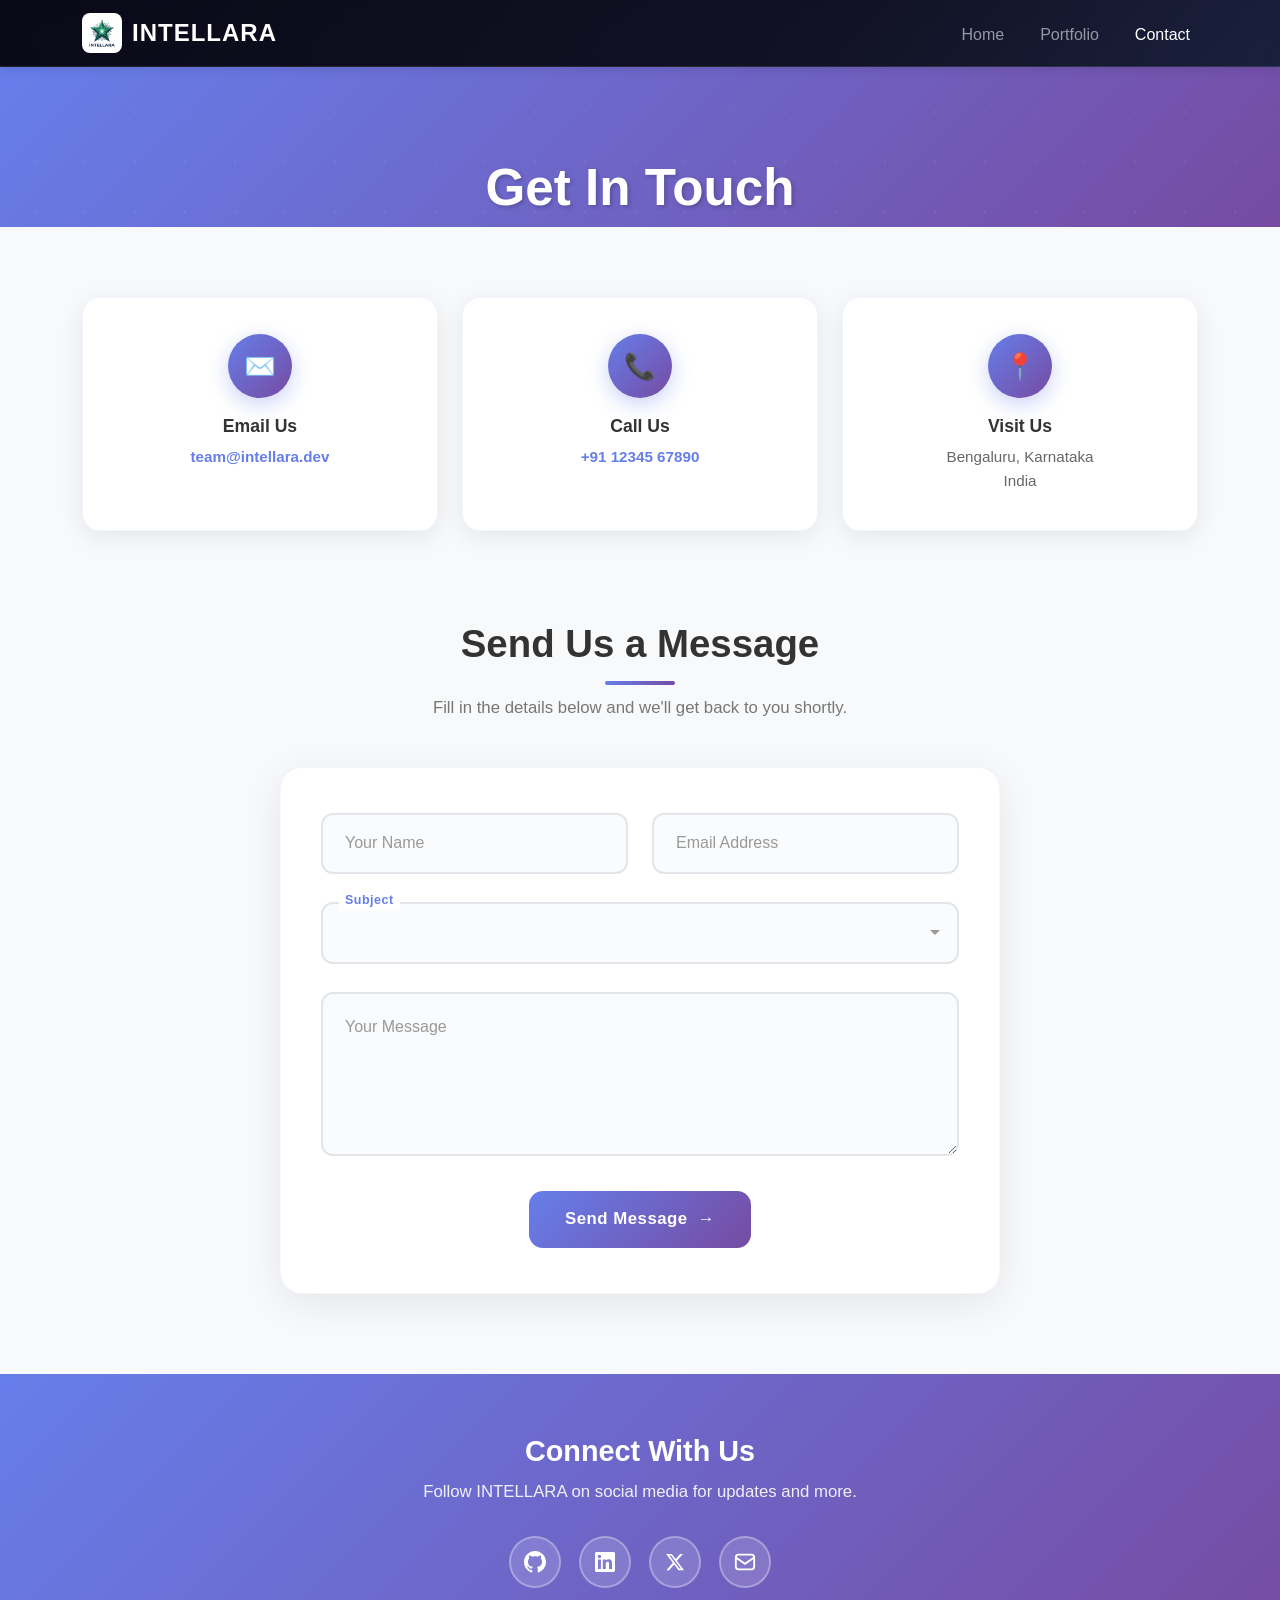
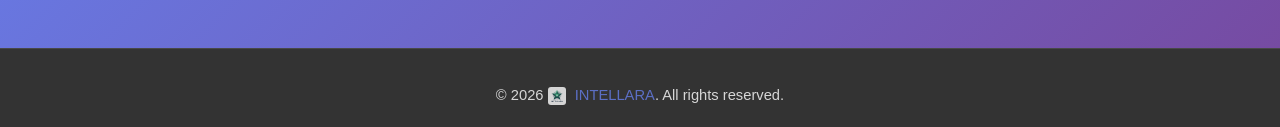
<file: contact.html>
<!DOCTYPE html>
<html lang="en">

<head>
  <meta charset="UTF-8" />
  <meta name="viewport" content="width=device-width, initial-scale=1" />
  <meta name="description" content="Get in touch with INTELLARA — our student web development team. We'd love to hear from you." />
  <title>Contact - INTELLARA Portfolio</title>
  <link rel="stylesheet" href="https://cdn.jsdelivr.net/npm/bootstrap@5.0.2/dist/css/bootstrap.min.css" />
  <link rel="stylesheet" href="styles.css" />
  <style>
    /* ── Hero Banner ── */
    .contact-hero {
      background: linear-gradient(135deg, #667eea 0%, #764ba2 100%);
      color: white;
      padding: 90px 20px 70px;
      text-align: center;
      position: relative;
      overflow: hidden;
    }

    .contact-hero::before {
      content: '';
      position: absolute;
      top: -50%;
      right: -50%;
      width: 200%;
      height: 200%;
      background: radial-gradient(circle, rgba(255,255,255,0.07) 1px, transparent 1px);
      background-size: 50px 50px;
      animation: float 20s linear infinite;
    }

    .contact-hero h1 {
      font-size: 3.2rem;
      font-weight: 800;
      position: relative;
      z-index: 2;
      text-shadow: 2px 2px 4px rgba(0,0,0,0.2);
      animation: slideInDown 0.8s ease-out;
    }

    .contact-hero p {
      font-size: 1.2rem;
      opacity: 0.92;
      position: relative;
      z-index: 2;
      max-width: 560px;
      margin: 12px auto 0;
      animation: slideInUp 0.8s ease-out 0.15s both;
    }

    /* ── Contact Info Cards ── */
    .info-section {
      padding: 70px 0 30px;
      background: #f8f9fa;
    }

    .info-card {
      background: white;
      border-radius: 18px;
      padding: 36px 24px;
      text-align: center;
      box-shadow: 0 6px 24px rgba(0,0,0,0.08);
      transition: all 0.35s cubic-bezier(.25,.8,.25,1);
      border: 1px solid rgba(102,126,234,0.08);
      height: 100%;
    }

    .info-card:hover {
      transform: translateY(-10px);
      box-shadow: 0 16px 48px rgba(102,126,234,0.18);
    }

    .info-icon {
      width: 64px;
      height: 64px;
      border-radius: 50%;
      background: linear-gradient(135deg, #667eea 0%, #764ba2 100%);
      display: flex;
      align-items: center;
      justify-content: center;
      margin: 0 auto 18px;
      font-size: 1.6rem;
      color: white;
      box-shadow: 0 6px 20px rgba(102,126,234,0.35);
      transition: transform 0.3s ease;
    }

    .info-card:hover .info-icon {
      transform: scale(1.12) rotate(8deg);
    }

    .info-card h5 {
      font-weight: 700;
      color: #333;
      margin-bottom: 8px;
      font-size: 1.1rem;
    }

    .info-card p {
      color: #666;
      margin: 0;
      font-size: 0.95rem;
      line-height: 1.6;
    }

    .info-card a {
      color: #667eea;
      text-decoration: none;
      font-weight: 600;
      transition: color 0.3s;
    }

    .info-card a:hover {
      color: #764ba2;
    }

    /* ── Form Section ── */
    .form-section {
      padding: 60px 0 80px;
      background: #f8f9fa;
    }

    .form-section .section-heading {
      font-size: 2.4rem;
      font-weight: 800;
      text-align: center;
      color: #333;
      margin-bottom: 10px;
      position: relative;
    }

    .form-section .section-heading::after {
      content: '';
      display: block;
      width: 70px;
      height: 4px;
      background: linear-gradient(90deg, #667eea, #764ba2);
      margin: 14px auto 0;
      border-radius: 2px;
    }

    .form-section .section-sub {
      text-align: center;
      color: #777;
      margin-bottom: 45px;
      font-size: 1.05rem;
    }

    .contact-form-wrapper {
      max-width: 720px;
      margin: 0 auto;
      background: white;
      border-radius: 22px;
      padding: 45px 40px;
      box-shadow: 0 10px 40px rgba(0,0,0,0.08);
      border: 1px solid rgba(102,126,234,0.06);
      animation: fadeInUp 0.9s ease-out;
    }

    /* Floating Labels */
    .form-floating-custom {
      position: relative;
      margin-bottom: 28px;
    }

    .form-floating-custom input,
    .form-floating-custom textarea,
    .form-floating-custom select {
      width: 100%;
      padding: 16px 18px;
      font-size: 1rem;
      border: 2px solid #e2e6ea;
      border-radius: 12px;
      background: #fafbfc;
      color: #333;
      transition: all 0.3s ease;
      outline: none;
      font-family: inherit;
    }

    .form-floating-custom textarea {
      resize: vertical;
      min-height: 130px;
    }

    .form-floating-custom label {
      position: absolute;
      top: 50%;
      left: 18px;
      transform: translateY(-50%);
      font-size: 1rem;
      color: #999;
      pointer-events: none;
      transition: all 0.25s ease;
      background: transparent;
      padding: 0 6px;
    }

    .form-floating-custom textarea ~ label {
      top: 22px;
      transform: translateY(0);
    }

    .form-floating-custom input:focus,
    .form-floating-custom textarea:focus,
    .form-floating-custom select:focus {
      border-color: #667eea;
      box-shadow: 0 0 0 4px rgba(102,126,234,0.12);
      background: #fff;
    }

    .form-floating-custom input:focus ~ label,
    .form-floating-custom input:not(:placeholder-shown) ~ label,
    .form-floating-custom textarea:focus ~ label,
    .form-floating-custom textarea:not(:placeholder-shown) ~ label,
    .form-floating-custom select:focus ~ label,
    .form-floating-custom select:not([value=""]) ~ label {
      top: -1px;
      font-size: 0.78rem;
      color: #667eea;
      background: white;
      font-weight: 600;
      letter-spacing: 0.5px;
    }

    /* Error state */
    .form-floating-custom.error input,
    .form-floating-custom.error textarea {
      border-color: #e74c3c;
      box-shadow: 0 0 0 4px rgba(231,76,60,0.1);
    }

    .form-floating-custom .error-msg {
      color: #e74c3c;
      font-size: 0.82rem;
      margin-top: 6px;
      display: none;
      padding-left: 4px;
    }

    .form-floating-custom.error .error-msg {
      display: block;
      animation: fadeInUp 0.3s ease;
    }

    /* Subject dropdown */
    .form-floating-custom select {
      appearance: none;
      background-image: url("data:image/svg+xml,%3Csvg xmlns='http://www.w3.org/2000/svg' width='12' height='12' viewBox='0 0 12 12'%3E%3Cpath fill='%23999' d='M6 8L1 3h10z'/%3E%3C/svg%3E");
      background-repeat: no-repeat;
      background-position: right 16px center;
      cursor: pointer;
    }

    /* Submit Button */
    .btn-send {
      display: inline-flex;
      align-items: center;
      gap: 10px;
      background: linear-gradient(135deg, #667eea 0%, #764ba2 100%);
      color: white;
      border: none;
      border-radius: 14px;
      padding: 15px 36px;
      font-size: 1.05rem;
      font-weight: 700;
      cursor: pointer;
      transition: all 0.35s ease;
      position: relative;
      overflow: hidden;
      letter-spacing: 0.5px;
    }

    .btn-send::before {
      content: '';
      position: absolute;
      top: 50%;
      left: 50%;
      width: 0;
      height: 0;
      border-radius: 50%;
      background: rgba(255,255,255,0.25);
      transform: translate(-50%,-50%);
      transition: width 0.6s, height 0.6s;
    }

    .btn-send:hover::before {
      width: 400px;
      height: 400px;
    }

    .btn-send:hover {
      transform: translateY(-3px);
      box-shadow: 0 12px 35px rgba(102,126,234,0.5);
    }

    .btn-send:active {
      transform: translateY(-1px);
    }

    .btn-send .btn-text {
      position: relative;
      z-index: 2;
    }

    .btn-send .btn-icon {
      position: relative;
      z-index: 2;
      transition: transform 0.3s ease;
    }

    .btn-send:hover .btn-icon {
      transform: translateX(4px);
    }

    /* Success Toast */
    .success-toast {
      position: fixed;
      top: 30px;
      right: 30px;
      background: linear-gradient(135deg, #00b09b, #96c93d);
      color: white;
      padding: 18px 28px;
      border-radius: 14px;
      box-shadow: 0 10px 40px rgba(0,176,155,0.3);
      font-weight: 600;
      font-size: 1rem;
      z-index: 9999;
      transform: translateX(120%);
      transition: transform 0.5s cubic-bezier(.68,-.55,.27,1.55);
      display: flex;
      align-items: center;
      gap: 10px;
    }

    .success-toast.show {
      transform: translateX(0);
    }

    /* ── Social Section ── */
    .social-section {
      background: linear-gradient(135deg, #667eea 0%, #764ba2 100%);
      padding: 60px 0;
      text-align: center;
      color: white;
    }

    .social-section h3 {
      font-size: 1.8rem;
      font-weight: 700;
      margin-bottom: 10px;
    }

    .social-section p {
      opacity: 0.9;
      margin-bottom: 30px;
      font-size: 1.05rem;
    }

    .social-icons {
      display: flex;
      gap: 18px;
      justify-content: center;
      flex-wrap: wrap;
    }

    .social-icon-link {
      width: 52px;
      height: 52px;
      border-radius: 50%;
      background: rgba(255,255,255,0.15);
      border: 2px solid rgba(255,255,255,0.3);
      display: flex;
      align-items: center;
      justify-content: center;
      color: white;
      font-size: 1.3rem;
      text-decoration: none;
      transition: all 0.3s ease;
      backdrop-filter: blur(4px);
    }

    .social-icon-link:hover {
      background: white;
      color: #667eea;
      transform: translateY(-5px) scale(1.1);
      box-shadow: 0 8px 25px rgba(0,0,0,0.15);
    }

    /* ── Footer ── */
    .contact-footer {
      background: #333;
      color: white;
      padding: 35px 20px 20px;
      text-align: center;
    }

    .contact-footer p {
      margin: 0;
      opacity: 0.8;
      font-size: 0.92rem;
    }

    .contact-footer a {
      color: #667eea;
      text-decoration: none;
      transition: color 0.3s;
    }

    .contact-footer a:hover {
      color: #764ba2;
    }

    /* ── Responsive ── */
    @media (max-width: 768px) {
      .contact-hero h1 {
        font-size: 2.2rem;
      }

      .contact-form-wrapper {
        padding: 30px 22px;
        margin: 0 10px;
      }

      .form-section .section-heading {
        font-size: 1.8rem;
      }

      .success-toast {
        right: 15px;
        left: 15px;
        top: 15px;
      }
    }

    @media (max-width: 576px) {
      .contact-hero {
        padding: 60px 15px 50px;
      }

      .contact-hero h1 {
        font-size: 1.8rem;
      }

      .contact-hero p {
        font-size: 1rem;
      }
    }
  </style>
</head>

<body>
  <!-- Navigation -->
  <nav class="navbar navbar-expand-lg navbar-dark bg-dark sticky-top">
    <div class="container">
      <a class="navbar-brand" href="index.html">
        <img src="logo.png" alt="INTELLARA Logo" class="navbar-logo">
        <strong>INTELLARA</strong>
      </a>
      <button class="navbar-toggler" type="button" data-bs-toggle="collapse" data-bs-target="#navbarNav">
        <span class="navbar-toggler-icon"></span>
      </button>
      <div class="collapse navbar-collapse" id="navbarNav">
        <ul class="navbar-nav ms-auto">
          <li class="nav-item"><a class="nav-link" href="index.html">Home</a></li>
          <li class="nav-item"><a class="nav-link" href="portfolio.html">Portfolio</a></li>
          <li class="nav-item"><a class="nav-link active" href="contact.html">Contact</a></li>
        </ul>
      </div>
    </div>
  </nav>

  <!-- Hero Banner -->
  <section class="contact-hero">
    <div class="container">
      <h1>Get In Touch</h1>
      <p>Have a project in mind or want to collaborate? We'd love to hear from you!</p>
    </div>
  </section>

  <!-- Contact Info Cards -->
  <section class="info-section">
    <div class="container">
      <div class="row g-4">
        <div class="col-md-4">
          <div class="info-card" id="card-email">
            <div class="info-icon">✉️</div>
            <h5>Email Us</h5>
            <p><a href="mailto:team@intellara.dev">team@intellara.dev</a></p>
          </div>
        </div>
        <div class="col-md-4">
          <div class="info-card" id="card-phone">
            <div class="info-icon">📞</div>
            <h5>Call Us</h5>
            <p><a href="tel:+911234567890">+91 12345 67890</a></p>
          </div>
        </div>
        <div class="col-md-4">
          <div class="info-card" id="card-location">
            <div class="info-icon">📍</div>
            <h5>Visit Us</h5>
            <p>Bengaluru, Karnataka<br />India</p>
          </div>
        </div>
      </div>
    </div>
  </section>

  <!-- Contact Form -->
  <section class="form-section">
    <div class="container">
      <h2 class="section-heading">Send Us a Message</h2>
      <p class="section-sub">Fill in the details below and we'll get back to you shortly.</p>

      <div class="contact-form-wrapper">
        <form id="contact-form" novalidate>
          <div class="row">
            <div class="col-md-6">
              <div class="form-floating-custom" id="field-name">
                <input type="text" id="name" placeholder=" " required />
                <label for="name">Your Name</label>
                <div class="error-msg">Please enter your name.</div>
              </div>
            </div>
            <div class="col-md-6">
              <div class="form-floating-custom" id="field-email">
                <input type="email" id="email" placeholder=" " required />
                <label for="email">Email Address</label>
                <div class="error-msg">Please enter a valid email.</div>
              </div>
            </div>
          </div>

          <div class="form-floating-custom" id="field-subject">
            <select id="subject" required>
              <option value="" disabled selected hidden></option>
              <option value="general">General Inquiry</option>
              <option value="project">Project Collaboration</option>
              <option value="feedback">Feedback</option>
              <option value="other">Other</option>
            </select>
            <label for="subject">Subject</label>
            <div class="error-msg">Please select a subject.</div>
          </div>

          <div class="form-floating-custom" id="field-message">
            <textarea id="message" rows="5" placeholder=" " required></textarea>
            <label for="message">Your Message</label>
            <div class="error-msg">Please type your message.</div>
          </div>

          <div class="text-center">
            <button type="submit" class="btn-send" id="submit-btn">
              <span class="btn-text">Send Message</span>
              <span class="btn-icon">→</span>
            </button>
          </div>
        </form>
      </div>
    </div>
  </section>

  <!-- Social / Connect Section -->
  <section class="social-section">
    <div class="container">
      <h3>Connect With Us</h3>
      <p>Follow INTELLARA on social media for updates and more.</p>
      <div class="social-icons">
        <a href="https://github.com" target="_blank" class="social-icon-link" aria-label="GitHub" title="GitHub">
          <!-- GitHub icon -->
          <svg width="22" height="22" fill="currentColor" viewBox="0 0 24 24"><path d="M12 0C5.37 0 0 5.37 0 12c0 5.3 3.438 9.8 8.205 11.385.6.113.82-.258.82-.577 0-.285-.01-1.04-.015-2.04-3.338.724-4.042-1.61-4.042-1.61-.546-1.385-1.335-1.755-1.335-1.755-1.087-.744.084-.729.084-.729 1.205.084 1.838 1.236 1.838 1.236 1.07 1.835 2.809 1.305 3.495.998.108-.776.418-1.305.762-1.604-2.665-.3-5.466-1.332-5.466-5.93 0-1.31.465-2.38 1.235-3.22-.135-.303-.54-1.523.105-3.176 0 0 1.005-.322 3.3 1.23a11.5 11.5 0 0 1 3.003-.404c1.02.005 2.047.138 3.006.404 2.28-1.552 3.285-1.23 3.285-1.23.645 1.653.24 2.873.12 3.176.765.84 1.23 1.91 1.23 3.22 0 4.61-2.805 5.625-5.475 5.92.42.36.81 1.096.81 2.22 0 1.605-.015 2.896-.015 3.286 0 .315.21.694.825.576C20.565 21.795 24 17.295 24 12c0-6.63-5.37-12-12-12z"/></svg>
        </a>
        <a href="https://linkedin.com" target="_blank" class="social-icon-link" aria-label="LinkedIn" title="LinkedIn">
          <!-- LinkedIn icon -->
          <svg width="20" height="20" fill="currentColor" viewBox="0 0 24 24"><path d="M20.447 20.452h-3.554v-5.569c0-1.328-.027-3.037-1.852-3.037-1.853 0-2.136 1.445-2.136 2.939v5.667H9.351V9h3.414v1.561h.046c.477-.9 1.637-1.85 3.37-1.85 3.601 0 4.267 2.37 4.267 5.455v6.286zM5.337 7.433a2.062 2.062 0 0 1-2.063-2.065 2.064 2.064 0 1 1 2.063 2.065zm1.782 13.019H3.555V9h3.564v11.452zM22.225 0H1.771C.792 0 0 .774 0 1.729v20.542C0 23.227.792 24 1.771 24h20.451C23.2 24 24 23.227 24 22.271V1.729C24 .774 23.2 0 22.222 0h.003z"/></svg>
        </a>
        <a href="https://twitter.com" target="_blank" class="social-icon-link" aria-label="Twitter" title="Twitter">
          <!-- Twitter / X icon -->
          <svg width="20" height="20" fill="currentColor" viewBox="0 0 24 24"><path d="M18.244 2.25h3.308l-7.227 8.26 8.502 11.24H16.17l-5.214-6.817L4.99 21.75H1.68l7.73-8.835L1.254 2.25H8.08l4.713 6.231zm-1.161 17.52h1.833L7.084 4.126H5.117z"/></svg>
        </a>
        <a href="mailto:team@intellara.dev" class="social-icon-link" aria-label="Email" title="Email">
          <!-- Mail icon -->
          <svg width="22" height="22" fill="none" stroke="currentColor" stroke-width="2" viewBox="0 0 24 24"><rect x="2" y="4" width="20" height="16" rx="3"/><polyline points="22,7 12,14 2,7"/></svg>
        </a>
      </div>
    </div>
  </section>

  <!-- Footer -->
  <footer class="contact-footer">
    <div class="container">
      <p>&copy; 2026 <a href="index.html">
          <img src="logo.png" alt="Logo" style="height: 18px; vertical-align: middle; margin-right: 5px; border-radius: 3px;">
          INTELLARA</a>. All rights reserved.</p>
    </div>
  </footer>

  <div class="success-toast" id="success-toast">
    <span>✅</span>
    <span>Message sent successfully!</span>
  </div>

  <script src="https://cdn.jsdelivr.net/npm/bootstrap@5.0.2/dist/js/bootstrap.bundle.min.js"></script>

  <script>
    document.addEventListener('DOMContentLoaded', () => {
      const form = document.getElementById('contact-form');
      const toast = document.getElementById('success-toast');

      // Email regex
      const emailRegex = /^[^\s@]+@[^\s@]+\.[^\s@]+$/;

      // Validate a single field
      function validateField(id) {
        const wrapper = document.getElementById('field-' + id);
        const input = document.getElementById(id);
        let valid = true;

        if (id === 'email') {
          valid = emailRegex.test(input.value.trim());
        } else if (id === 'subject') {
          valid = input.value !== '';
        } else {
          valid = input.value.trim() !== '';
        }

        wrapper.classList.toggle('error', !valid);
        return valid;
      }

      // Live validation — remove error on input
      ['name', 'email', 'subject', 'message'].forEach(id => {
        const el = document.getElementById(id);
        el.addEventListener('input', () => validateField(id));
        el.addEventListener('change', () => validateField(id));
      });

      // Handle submit
      form.addEventListener('submit', function (e) {
        e.preventDefault();

        const fields = ['name', 'email', 'subject', 'message'];
        let allValid = true;

        fields.forEach(id => {
          if (!validateField(id)) allValid = false;
        });

        if (!allValid) return;

        // Show success toast
        toast.classList.add('show');
        setTimeout(() => toast.classList.remove('show'), 4000);

        // Reset form
        form.reset();

        // Clear floating label states
        document.querySelectorAll('.form-floating-custom').forEach(w => w.classList.remove('error'));
      });

      // Intersection Observer for card animations
      const cards = document.querySelectorAll('.info-card');
      const observer = new IntersectionObserver(entries => {
        entries.forEach((entry, i) => {
          if (entry.isIntersecting) {
            entry.target.style.opacity = '1';
            entry.target.style.transform = 'translateY(0)';
            observer.unobserve(entry.target);
          }
        });
      }, { threshold: 0.15 });

      cards.forEach((card, i) => {
        card.style.opacity = '0';
        card.style.transform = 'translateY(30px)';
        card.style.transition = `all 0.6s ease ${i * 0.15}s`;
        observer.observe(card);
      });
    });
  </script>
</body>

</html>
</file>
<file: styles.css>
:root {
  --primary: #667eea;
  --secondary: #764ba2;
  --light: #f8f9fa;
  --dark: #2d3436;
  --accent-1: #ff6b6b;
  --accent-2: #4ecdc4;
  --transition: all 0.3s cubic-bezier(0.25, 0.8, 0.25, 1);
}

* {
  margin: 0;
  padding: 0;
  box-sizing: border-box;
}

html {
  scroll-behavior: smooth;
}

html, body {
  height: 100%;
}

body {
  font-family: 'Segoe UI', Tahoma, Geneva, Verdana, sans-serif;
  line-height: 1.6;
  color: #fff;
  display: flex;
  flex-direction: column;
  background: linear-gradient(135deg, #221f4f 0%, #3a3e7b 40%, #667eea 70%, #764ba2 100%);
  background-attachment: fixed;
  background-size: cover;
  background-repeat: no-repeat;
  min-height: 100vh;
  animation: gradientShift 15s ease infinite;
}

/* Navbar Styles */
.navbar {
  box-shadow: 0 2px 10px rgba(0,0,0,0.1);
  background: rgba(0, 0, 0, 0.7) !important;
  backdrop-filter: blur(10px);
  border-bottom: 1px solid rgba(255, 255, 255, 0.1);
  transition: var(--transition);
}

.navbar:hover {
  box-shadow: 0 8px 32px rgba(102, 126, 234, 0.2);
  background: rgba(0, 0, 0, 0.85) !important;
}

.navbar-brand {
  font-size: 1.5rem;
  color: #fff !important;
  font-weight: 700;
  transition: var(--transition);
  letter-spacing: 1px;
  display: flex;
  align-items: center;
  gap: 10px;
}

.navbar-logo {
  height: 40px;
  width: auto;
  border-radius: 8px;
}

.navbar-brand:hover {
  transform: scale(1.05);
  text-shadow: 0 0 20px rgba(102, 126, 234, 0.6);
}

.navbar-brand i {
  margin-right: 8px;
  color: #667eea;
}

.nav-link {
  margin-left: 20px;
  font-weight: 500;
  transition: var(--transition);
  position: relative;
  padding-bottom: 5px;
}

.nav-link::after {
  content: '';
  position: absolute;
  bottom: 0;
  left: 0;
  width: 0;
  height: 2px;
  background: linear-gradient(90deg, #667eea, #764ba2);
  transition: width 0.3s ease;
}

.nav-link:hover {
  color: #667eea !important;
  text-shadow: 0 0 10px rgba(102, 126, 234, 0.5);
}

.nav-link:hover::after {
  width: 100%;
}

/* Hero Section */
.hero-section,
.hero {
  min-height: 300px;
  display: flex;
  align-items: center;
  justify-content: center;
  background: rgba(0,0,0,0.25);
  position: relative;
  overflow: hidden;
}

.hero-section::before {
  content: '';
  position: absolute;
  top: 0;
  left: 0;
  right: 0;
  bottom: 0;
  background: radial-gradient(circle at 20% 50%, rgba(102, 126, 234, 0.1), transparent 50%),
              radial-gradient(circle at 80% 80%, rgba(118, 75, 162, 0.1), transparent 50%);
  animation: gradientShift 15s ease infinite;
}

.hero-section h1,
.hero h1 {
  font-size: 3.5rem;
  font-weight: 700;
  margin: 20px 0;
  text-shadow: 0 4px 20px rgba(0, 0, 0, 0.5);
  animation: slideInDown 0.8s ease-out;
  letter-spacing: 2px;
}

.hero-section p {
  font-size: 1.1rem;
  margin-bottom: 20px;
  animation: slideInUp 0.8s ease-out 0.2s forwards;
  opacity: 0;
  line-height: 1.8;
}

.profile-header {
  min-height: 320px;
  background: linear-gradient(135deg, rgba(13, 27, 81, 0.76), rgba(102, 72, 158, 0.72)), url('https://images.unsplash.com/photo-1551434678-e076c223a692?auto=format&fit=crop&w=1600&q=80');
  background-size: cover;
  background-position: center;
  position: relative;
  color: #fff;
  display: flex;
  align-items: center;
}

.profile-header::before {
  content: '';
  position: absolute;
  inset: 0;
  background: rgba(0, 0, 0, 0.44);
}

.profile-header .container {
  position: relative;
  z-index: 1;
}

.profile-header .profile-img {
  border-color: #fff;
  box-shadow: 0 8px 30px rgba(0, 0, 0, 0.35);
}

/* Card Styles */
.card-wrapper {
  perspective: 1000px;
}

.team-card {
  background: linear-gradient(135deg, rgba(255, 255, 255, 0.95), rgba(248, 249, 250, 0.95));
  border-radius: 20px;
  overflow: hidden;
  box-shadow: 0 8px 32px rgba(0,0,0,0.1);
  transition: var(--transition);
  height: 100%;
  display: flex;
  flex-direction: column;
  border: 1px solid rgba(255, 255, 255, 0.5);
  position: relative;
}

.team-card::before {
  content: '';
  position: absolute;
  top: 0;
  left: -100%;
  width: 100%;
  height: 100%;
  background: linear-gradient(90deg, transparent, rgba(255, 255, 255, 0.3), transparent);
  transition: left 0.5s;
  z-index: 1;
}

.team-card:hover::before {
  left: 100%;
}

.team-card:hover {
  transform: translateY(-20px) rotateX(8deg) rotateY(-2deg);
  box-shadow: 0 20px 60px rgba(102, 126, 234, 0.5), 0 0 40px rgba(118, 75, 162, 0.3);
}

.image-container {
  position: relative;
  width: 100%;
  height: 250px;
  background: linear-gradient(135deg, #667eea 0%, #764ba2 100%);
  overflow: hidden;
}

.image-container::after {
  content: '';
  position: absolute;
  top: 0;
  left: 0;
  right: 0;
  bottom: 0;
  background: linear-gradient(135deg, rgba(102, 126, 234, 0.6), rgba(118, 75, 162, 0.6));
  z-index: 2;
}

.image-container svg {
  width: 100%;
  height: 100%;
  animation: float 3s ease-in-out infinite;
}

.image-container .overlay {
  position: absolute;
  top: 0;
  left: 0;
  width: 100%;
  height: 100%;
  background: rgba(0, 0, 0, 0.7);
  display: flex;
  align-items: center;
  justify-content: center;
  opacity: 0;
  transition: opacity 0.3s;
  z-index: 3;
}

.team-card:hover .image-container .overlay {
  opacity: 1;
}

.card-body {
  flex-grow: 1;
  display: flex;
  flex-direction: column;
  justify-content: center;
  padding: 20px;
  position: relative;
  z-index: 2;
}

.card-title {
  color: var(--dark);
  font-size: 1.5rem;
  margin-bottom: 10px;
  font-weight: 700;
  transition: var(--transition);
}

.team-card:hover .card-title {
  color: #667eea;
  text-shadow: 0 0 10px rgba(102, 126, 234, 0.3);
}

.role-badge {
  display: inline-block;
  background: linear-gradient(135deg, #667eea 0%, #764ba2 100%);
  color: white;
  padding: 8px 16px;
  border-radius: 20px;
  font-size: 0.9rem;
  font-weight: 600;
  margin-bottom: 10px;
  transition: var(--transition);
  box-shadow: 0 4px 15px rgba(102, 126, 234, 0.3);
}

.role-badge:hover {
  transform: translateY(-2px);
  box-shadow: 0 6px 25px rgba(102, 126, 234, 0.5);
}

/* Profile Image Styles */
.profile-img {
  width: 150px;
  height: 150px;
  border-radius: 50%;
  object-fit: cover;
  margin-bottom: 20px;
  border: 4px solid white;
  transition: var(--transition);
  animation: pulse 3s ease-in-out infinite, slideInDown 0.8s ease-out;
}

.profile-img:hover {
  transform: scale(1.08) rotateY(20deg);
  box-shadow: 0 15px 40px rgba(102, 126, 234, 0.6), inset 0 0 20px rgba(255, 255, 255, 0.3);
  filter: brightness(1.1);
}

/* Buttons */
.btn-primary {
  background: linear-gradient(135deg, #667eea 0%, #764ba2 100%);
  border: none;
  border-radius: 25px;
  padding: 12px 30px;
  font-weight: 600;
  transition: var(--transition);
  position: relative;
  overflow: hidden;
  color: white;
}

.btn-primary::before {
  content: '';
  position: absolute;
  top: 50%;
  left: 50%;
  width: 0;
  height: 0;
  border-radius: 50%;
  background: rgba(255, 255, 255, 0.5);
  transform: translate(-50%, -50%);
  transition: width 0.6s, height 0.6s;
}

.btn-primary:hover::before {
  width: 300px;
  height: 300px;
}

.btn-primary:hover,
.btn-primary:focus {
  background: linear-gradient(135deg, #764ba2, #667eea);
  box-shadow: 0 15px 40px rgba(102, 126, 234, 0.6);
  transform: translateY(-3px);
  color: white;
  text-decoration: none;
}

.btn-primary:active {
  transform: translateY(-1px);
}

.btn-gradient {
  background: linear-gradient(135deg, #667eea 0%, #764ba2 100%);
  color: white;
  border: none;
  border-radius: 25px;
  padding: 12px 30px;
  font-weight: 600;
  text-decoration: none;
  display: inline-block;
  transition: var(--transition);
  position: relative;
  overflow: hidden;
}

.btn-gradient::after {
  content: '';
  position: absolute;
  top: 50%;
  left: 50%;
  width: 0;
  height: 0;
  border-radius: 50%;
  background: rgba(255, 255, 255, 0.5);
  transform: translate(-50%, -50%);
  transition: width 0.6s, height 0.6s;
  z-index: -1;
}

.btn-gradient:hover::after {
  width: 300px;
  height: 300px;
}

.btn-gradient:hover,
.btn-gradient:focus {
  box-shadow: 0 15px 40px rgba(102, 126, 234, 0.6);
  transform: translateY(-3px);
  color: white;
  text-decoration: none;
}

.shadow-lg {
  box-shadow: 0 12px 30px rgba(102, 126, 234, 0.4) !important;
}

/* Resume Sections */
.resume-section {
  background: rgba(248, 249, 250, 0.95);
  padding: 30px;
  border-radius: 15px;
  margin-bottom: 20px;
  box-shadow: 0 8px 32px rgba(0, 0, 0, 0.1);
  transition: var(--transition);
  border: 1px solid rgba(255, 255, 255, 0.5);
  position: relative;
  overflow: hidden;
}

.resume-section::before {
  content: '';
  position: absolute;
  top: 0;
  left: -100%;
  width: 100%;
  height: 3px;
  background: linear-gradient(90deg, #667eea, #764ba2);
  transition: left 0.6s;
}

.resume-section:hover {
  box-shadow: 0 12px 48px rgba(102, 126, 234, 0.2);
  transform: translateY(-5px);
  background: rgba(248, 249, 250, 1);
}

.resume-section:hover::before {
  left: 100%;
}

.section-title {
  color: #667eea;
  margin-bottom: 20px;
  font-weight: 600;
  font-size: 1.3rem;
  border-bottom: 2px solid #667eea;
  padding-bottom: 10px;
  transition: var(--transition);
}

.resume-section:hover .section-title {
  color: #764ba2;
  border-bottom-color: #764ba2;
}

/* Badges */
.badge-custom {
  background: linear-gradient(135deg, #667eea, #764ba2);
  color: #fff;
  margin: 5px 8px 5px 0;
  padding: 8px 14px;
  border-radius: 20px;
  display: inline-block;
  font-weight: 500;
  transition: var(--transition);
  box-shadow: 0 4px 15px rgba(102, 126, 234, 0.3);
}

.badge-custom:hover {
  transform: translateY(-3px) scale(1.05);
  box-shadow: 0 8px 25px rgba(102, 126, 234, 0.5);
}

/* Stats Section */
.stats-section h2 {
  font-size: 2.5rem;
  font-weight: bold;
  animation: slideInLeft 0.8s ease-out;
}

/* Footer */
footer {
  background: linear-gradient(135deg, #1a1a1a 0%, #2d3436 100%);
  margin-top: auto;
  backdrop-filter: blur(10px);
  border-top: 1px solid rgba(255, 255, 255, 0.1);
  transition: var(--transition);
}

footer:hover {
  background: linear-gradient(135deg, #0f0f0f 0%, #1a1a1a 100%);
}

footer h5 {
  color: #667eea;
  font-weight: 600;
  margin-bottom: 15px;
  transition: var(--transition);
}

footer h5:hover {
  color: #764ba2;
  text-shadow: 0 0 10px rgba(102, 126, 234, 0.5);
}

footer a {
  transition: var(--transition);
  color: #ccc;
  text-decoration: none;
}

footer a:hover {
  color: #667eea !important;
  transform: translateY(-3px);
  text-shadow: 0 0 8px rgba(102, 126, 234, 0.5);
}


/* Animations */
@keyframes fadeInUp {
  from {
    opacity: 0;
    transform: translateY(30px);
  }
  to {
    opacity: 1;
    transform: translateY(0);
  }
}

@keyframes slideInDown {
  from {
    opacity: 0;
    transform: translateY(-40px);
  }
  to {
    opacity: 1;
    transform: translateY(0);
  }
}

@keyframes slideInUp {
  from {
    opacity: 0;
    transform: translateY(30px);
  }
  to {
    opacity: 1;
    transform: translateY(0);
  }
}

@keyframes slideInLeft {
  from {
    opacity: 0;
    transform: translateX(-40px);
  }
  to {
    opacity: 1;
    transform: translateX(0);
  }
}

@keyframes pulse {
  0%, 100% {
    box-shadow: 0 0 0 0 rgba(102, 126, 234, 0.7);
  }
  50% {
    box-shadow: 0 0 0 10px rgba(102, 126, 234, 0);
  }
}

@keyframes float {
  0%, 100% {
    transform: translateY(0px);
  }
  50% {
    transform: translateY(-20px);
  }
}

@keyframes glow {
  0%, 100% {
    text-shadow: 0 0 5px rgba(102, 126, 234, 0.5),
                 0 0 10px rgba(102, 126, 234, 0.3);
  }
  50% {
    text-shadow: 0 0 10px rgba(102, 126, 234, 0.8),
                 0 0 20px rgba(102, 126, 234, 0.6),
                 0 0 30px rgba(102, 126, 234, 0.4);
  }
}

@keyframes shimmer {
  0% {
    background-position: -1000px 0;
  }
  100% {
    background-position: 1000px 0;
  }
}

@keyframes gradientShift {
  0%, 100% {
    opacity: 1;
  }
  50% {
    opacity: 0.95;
  }
}

@keyframes bounce {
  0%, 100% {
    transform: translateY(0);
  }
  50% {
    transform: translateY(-10px);
  }
}

.team-card {
  animation: fadeInUp 0.6s ease-out;
}

.team-card:nth-child(2) {
  animation-delay: 0.1s;
}

.team-card:nth-child(3) {
  animation-delay: 0.2s;
}

.team-card:nth-child(4) {
  animation-delay: 0.3s;
}

/* Responsive Design */
@media (max-width: 768px) {
  .hero-section {
    min-height: 200px;
  }

  .hero-section h1 {
    font-size: 2rem;
    animation: slideInDown 0.6s ease-out;
  }

  .hero-section p {
    font-size: 1rem;
    animation: slideInUp 0.6s ease-out 0.1s forwards;
  }

  .card-title {
    font-size: 1.2rem;
  }

  .role-badge {
    font-size: 0.85rem;
    padding: 6px 12px;
  }

  .profile-img {
    width: 120px;
    height: 120px;
  }

  .team-card:hover {
    transform: translateY(-12px) rotateX(0deg);
  }

  .nav-link {
    margin-left: 10px;
  }

  .btn-primary, .btn-gradient {
    padding: 10px 20px;
    font-size: 0.95rem;
  }
}

@media (max-width: 576px) {
  .navbar-brand {
    font-size: 1.2rem;
  }

  .display-4 {
    font-size: 1.5rem;
  }

  .lead {
    font-size: 0.9rem;
    line-height: 1.6;
  }

  .hero-section h1 {
    font-size: 1.5rem;
  }

  .hero-section p {
    font-size: 0.9rem;
  }

  .profile-img {
    width: 100px;
    height: 100px;
  }

  .card-body {
    padding: 15px 10px;
  }

  .nav-link {
    margin-left: 5px;
    font-size: 0.9rem;
  }

  .team-card {
    margin-bottom: 20px;
  }

  .team-card:hover {
    transform: translateY(-8px);
  }

  .btn-primary, .btn-gradient {
    padding: 9px 18px;
    font-size: 0.9rem;
    border-radius: 20px;
  }

  .section-title {
    font-size: 1.1rem;
  }

  .resume-section {
    padding: 20px 15px;
    margin-bottom: 15px;
  }
}

/* Focus States for Accessibility */
.nav-link:focus,
.btn-primary:focus,
.btn-gradient:focus,
a:focus {
  outline: 2px solid #667eea;
  outline-offset: 2px;
}

/* Form Elements */
input, textarea, select {
  transition: var(--transition);
  border: 2px solid #ddd;
  border-radius: 8px;
}

input:focus, textarea:focus, select:focus {
  border-color: #667eea;
  box-shadow: 0 0 15px rgba(102, 126, 234, 0.3);
  outline: none;
}

/* Scrollbar Styling */
::-webkit-scrollbar {
  width: 10px;
}

::-webkit-scrollbar-track {
  background: rgba(0, 0, 0, 0.1);
}

::-webkit-scrollbar-thumb {
  background: linear-gradient(180deg, #667eea, #764ba2);
  border-radius: 5px;
}

::-webkit-scrollbar-thumb:hover {
  background: linear-gradient(180deg, #764ba2, #667eea);
}
</file>
